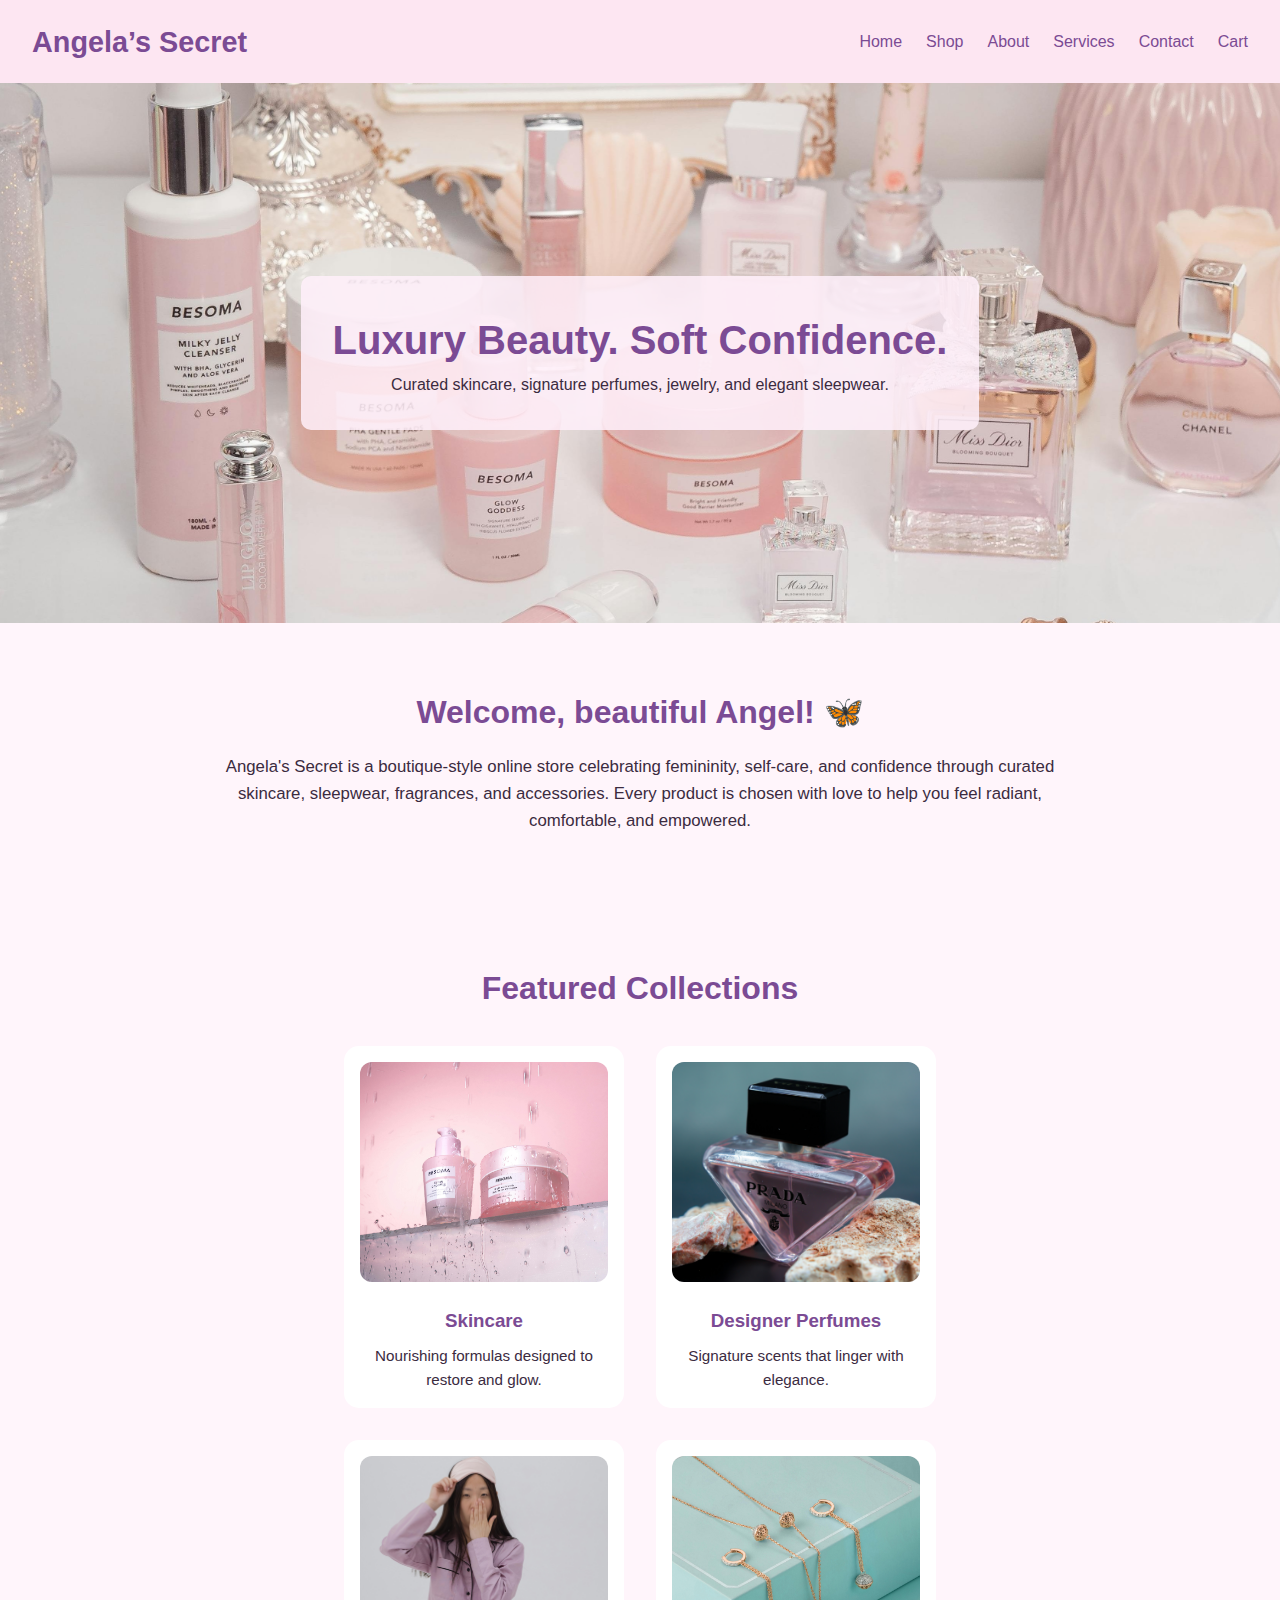
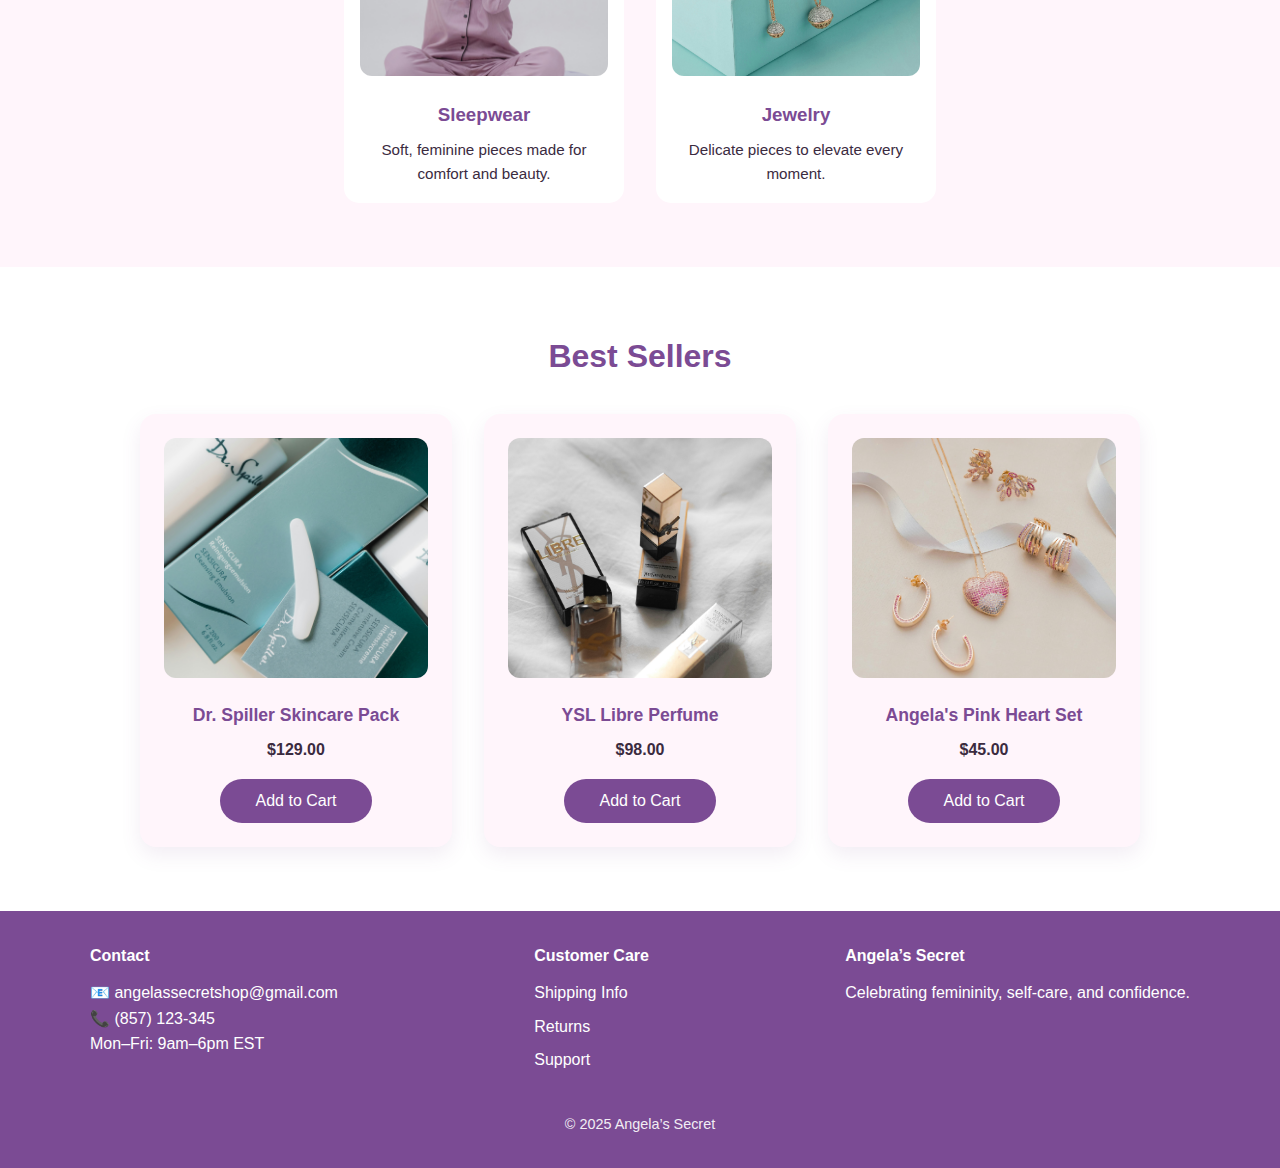
<file: index.html>
<!DOCTYPE html>
<html lang="en">
<head>
  <title>Angela’s Secret | Luxury Beauty & Sleepwear</title>
  <meta charset="utf-8">
  <meta name="viewport" content="width=device-width, initial-scale=1.0">

  <meta name="description" content="Angela’s Secret is a luxury boutique offering skincare, designer perfumes, jewelry, and elegant sleepwear inspired by femininity and self-care.">

  <link rel="stylesheet" href="css/style.css">
</head>
<script>
function addToCart(name, price) {
  let cart = JSON.parse(localStorage.getItem("cart")) || [];

  let item = cart.find(p => p.name === name);

  if (item) {
    item.qty += 1;
  } else {
    cart.push({ name: name, price: price, qty: 1 });
  }

  localStorage.setItem("cart", JSON.stringify(cart));
  alert(name + " added to cart!");
}
</script>

<body>

<header class="site-header">
  <nav class="navbar">
    <h1 class="logo">
      <a href="index.html">Angela’s Secret</a>
    </h1>

    <ul class="nav-links">
      <li><a href="index.html">Home</a></li>
      <li><a href="shop.html">Shop</a></li>
      <li><a href="about.html">About</a></li>
      <li><a href="services.html">Services</a></li>
      <li><a href="contact.html">Contact</a></li>
      <li><a href="cart_checkout.html">Cart</a></li>
    </ul>
  </nav>

  <!-- HERO -->
  <section class="hero">
    <div class="hero-text">
      <h2>Luxury Beauty. Soft Confidence.</h2>
      <p>Curated skincare, signature perfumes, jewelry, and elegant sleepwear.</p>
    </div>
  </section>
</header>

<main>

  <!-- WELCOME SECTION -->
  <section class="welcome-section">
    <h2>Welcome, beautiful Angel! 🦋</h2>
    <p>
      Angela's Secret is a boutique-style online store celebrating femininity,
      self-care, and confidence through curated skincare, sleepwear, fragrances,
      and accessories. Every product is chosen with love to help you feel radiant,
      comfortable, and empowered.
    </p>
  </section>

 <!-- FEATURED COLLECTIONS -->
<section class="featured-section">
  <h2 class="section-title">Featured Collections</h2>

  <div class="featured-row">

    <!-- Skincare -->
    <article class="featured-card">
      <a href="shop.html#skincare">
        <img src="images/skincare/besoma1.jpg" alt="Skincare Essentials">
        <h3>Skincare</h3>
        <p>Nourishing formulas designed to restore and glow.</p>
      </a>
    </article>

    <!-- Perfume -->
    <article class="featured-card">
      <a href="shop.html#perfume">
        <img src="images/perfume/prada1.jpg" alt="Designer Perfumes">
        <h3>Designer Perfumes</h3>
        <p>Signature scents that linger with elegance.</p>
      </a>
    </article>

    <!-- Sleepwear -->
    <article class="featured-card">
      <a href="shop.html#sleepwear">
        <img src="images/sleepwear/pinkpjs1.jpg" alt="Luxury Sleepwear">
        <h3>Sleepwear</h3>
        <p>Soft, feminine pieces made for comfort and beauty.</p>
      </a>
    </article>

    <!-- Jewelry -->
    <article class="featured-card">
      <a href="shop.html#jewelry">
        <img src="images/jewelry/set6.jpg" alt="Luxury Jewelry">
        <h3>Jewelry</h3>
        <p>Delicate pieces to elevate every moment.</p>
      </a>
    </article>

  </div>
</section>

</main>
<!-- BEST SELLERS -->
<section class="best-sellers">
  <h2 class="section-title">Best Sellers</h2>

  <div class="best-sellers-grid">

    <!-- Product 1 -->
    <article class="product-card">
      <img src="images/skincare/drspiller1.1.jpg" alt="Dr. Spiller Skincare Pack">
      <h3>Dr. Spiller Skincare Pack</h3>
      <p class="price">$129.00</p>
      <button class="add-to-cart"
        onclick="addToCart('YSL Libre Perfume', 120)">
        Add to Cart
      </button>
    </article>

    </article>

    <!-- Product 2 -->
    <article class="product-card">
      <img src="images/perfume/ysl1.2.jpg" alt="YSL Libre Perfume">
      <h3>YSL Libre Perfume</h3>
      <p class="price">$98.00</p>
      <button class="add-to-cart"
        onclick="addToCart('YSL Libre Perfume', 120)">
        Add to Cart
      </button>
    </article>

    <!-- Product 3 -->
    <article class="product-card">
      <img src="images/jewelry/set1.jpg" alt="Angela's Pink Heart Set">
      <h3>Angela's Pink Heart Set</h3>
      <p class="price">$45.00</p>
      <button class="add-to-cart"
        onclick="addToCart('YSL Libre Perfume', 120)">
        Add to Cart
      </button>
    </article>

  </div>
</section>

<footer class="site-footer">
  <div class="footer-content">

    <!-- LEFT: CONTACT (CLICKABLE) -->
    <div class="footer-left">
      <h4>
        <a href="contact.html">Contact</a>
      </h4>
      <p>
        📧 <a href="mailto:angelassecretshop@gmail.com">
          angelassecretshop@gmail.com
        </a>
      </p>
      <p>📞 (857) 123-345</p>
      <p>Mon–Fri: 9am–6pm EST</p>
    </div>

    <!-- CENTER: CUSTOMER CARE (CLICKABLE) -->
    <div class="footer-center">
  <h4>
    <a href="services.html">Customer Care</a>
  </h4>
  <ul>
    <li><a href="services.html#shipping">Shipping Info</a></li>
    <li><a href="services.html#returns">Returns</a></li>
    <li><a href="services.html#support">Support</a></li>
  </ul>
</div>

    <!-- RIGHT: BRAND -->
    <div class="footer-right">
      <h4>
        <a href="index.html">Angela’s Secret</a>
      </h4>
      <p>Celebrating femininity, self-care, and confidence.</p>
    </div>

  </div>

  <p class="footer-copy">&copy; 2025 Angela’s Secret</p>
</footer>
</file>
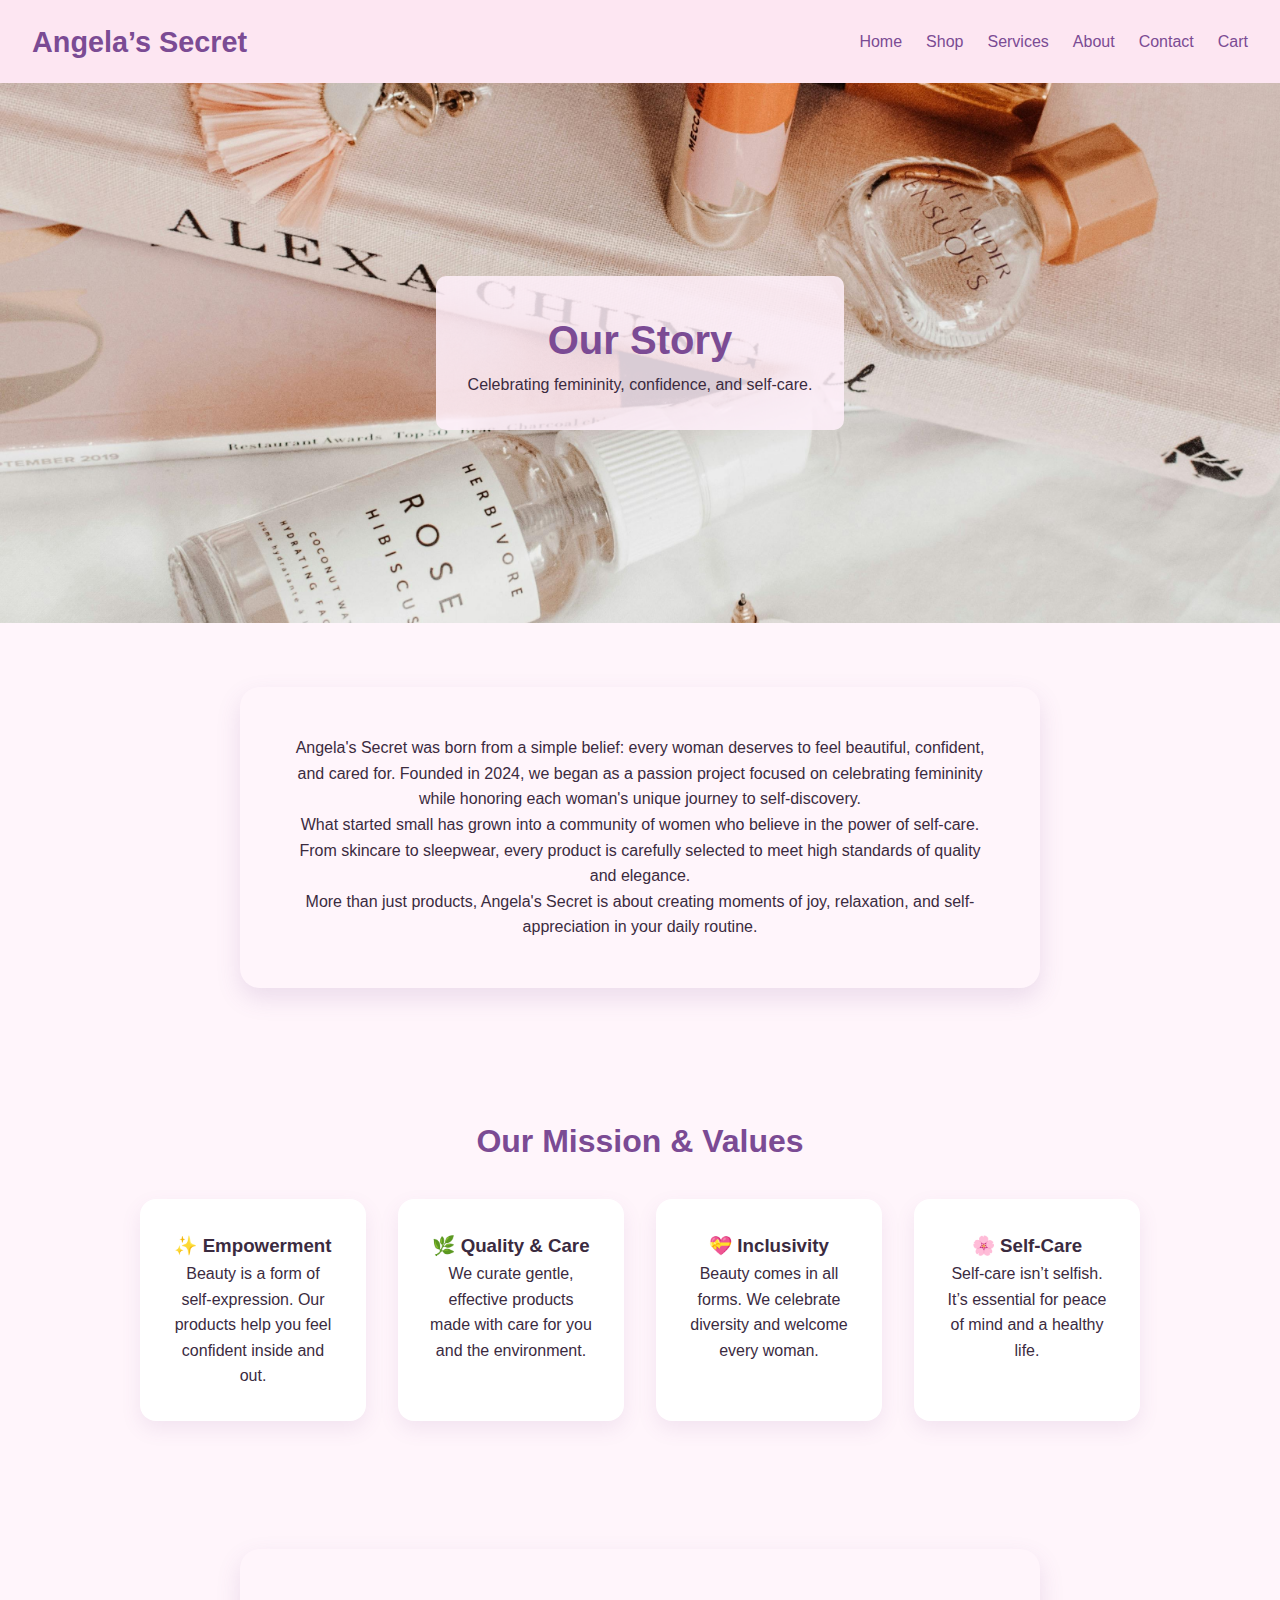
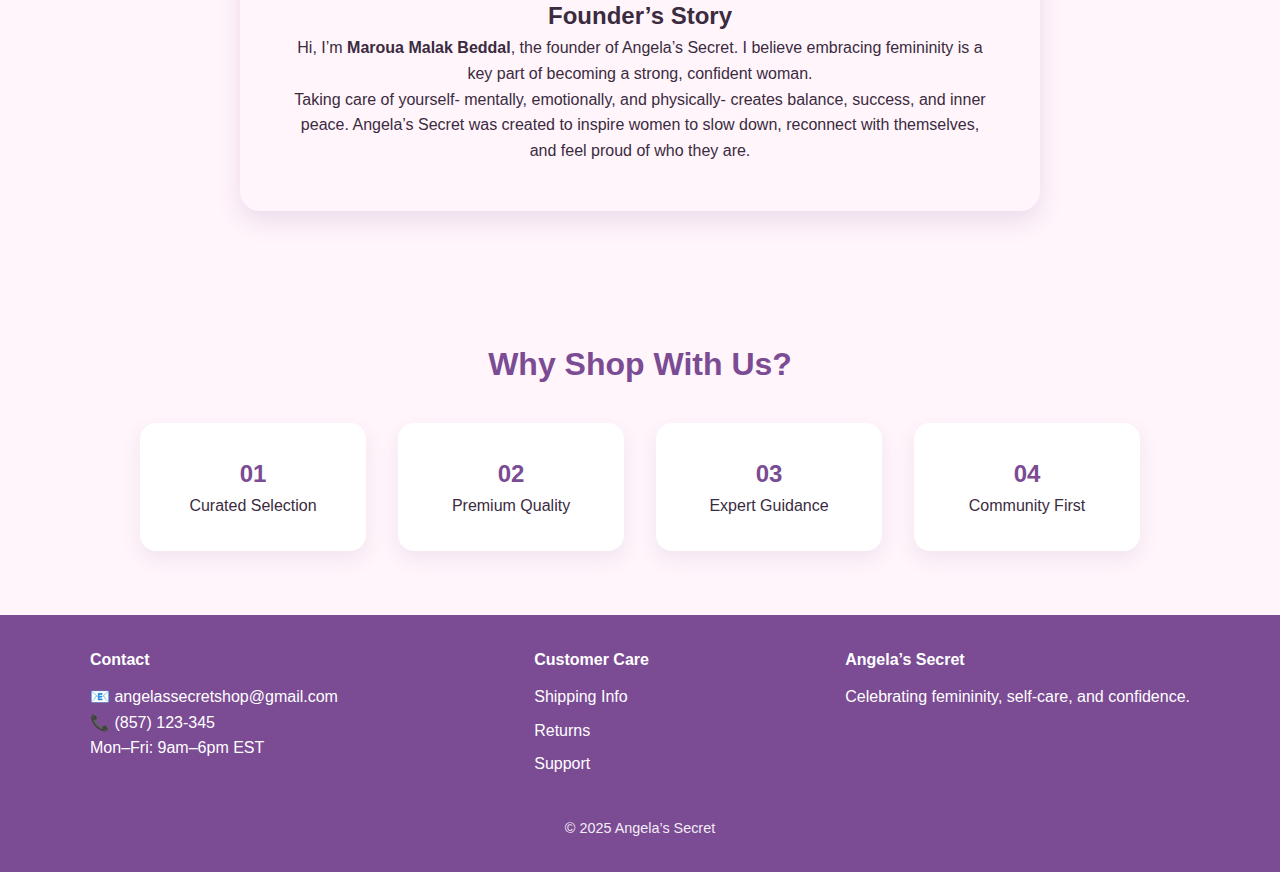
<file: about.html>
<!DOCTYPE html>
<html lang="en">
<head>
  <title>About Us | Angela’s Secret</title>
  <meta charset="utf-8">
  <meta name="viewport" content="width=device-width, initial-scale=1.0">

  <meta name="description" content="Learn about Angela’s Secret, our mission, values, and founder story.">

  <link rel="stylesheet" href="css/style.css">
</head>

<body>

<header class="site-header">
  <nav class="navbar">
    <h1 class="logo"><a href="index.html">Angela’s Secret</a></h1>
    <ul class="nav-links">
      <li><a href="index.html">Home</a></li>
      <li><a href="shop.html">Shop</a></li>
      <li><a href="services.html">Services</a></li>
      <li><a href="about.html">About</a></li>
      <li><a href="contact.html">Contact</a></li>
      <li><a href="cart_checkout.html">Cart</a></li>
    </ul>
  </nav>

  <!-- ABOUT BANNER -->
  <section class="hero" style="background-image: url('images/banner/banner-about.jpg');">
    <div class="hero-text">
      <h2>Our Story</h2>
      <p>Celebrating femininity, confidence, and self-care.</p>
    </div>
  </section>
</header>

<main>

<!-- OUR STORY -->
<section class="about-section">
  <div class="about-card">
    <p>
      Angela's Secret was born from a simple belief: every woman deserves to feel
      beautiful, confident, and cared for. Founded in 2024, we began as a passion
      project focused on celebrating femininity while honoring each woman's unique
      journey to self-discovery.
    </p>

    <p>
      What started small has grown into a community of women who believe in the power
      of self-care. From skincare to sleepwear, every product is carefully selected
      to meet high standards of quality and elegance.
    </p>

    <p>
      More than just products, Angela's Secret is about creating moments of joy,
      relaxation, and self-appreciation in your daily routine.
    </p>
  </div>
</section>

<!-- MISSION & VALUES -->
<section class="about-section">
  <h2 class="section-title">Our Mission & Values</h2>

  <div class="values-grid">

    <div class="value-card">
      <h3>✨ Empowerment</h3>
      <p>Beauty is a form of self-expression. Our products help you feel confident inside and out.</p>
    </div>

    <div class="value-card">
      <h3>🌿 Quality & Care</h3>
      <p>We curate gentle, effective products made with care for you and the environment.</p>
    </div>

    <div class="value-card">
      <h3>💝 Inclusivity</h3>
      <p>Beauty comes in all forms. We celebrate diversity and welcome every woman.</p>
    </div>

    <div class="value-card">
      <h3>🌸 Self-Care</h3>
      <p>Self-care isn’t selfish. It’s essential for peace of mind and a healthy life.</p>
    </div>

  </div>
</section>

<!-- FOUNDER -->
<section class="about-section">
  <div class="about-card">
    <h2>Founder’s Story</h2>
    <p>
      Hi, I’m <strong>Maroua Malak Beddal</strong>, the founder of Angela’s Secret.
      I believe embracing femininity is a key part of becoming a strong, confident woman.
    </p>
    <p>
      Taking care of yourself- mentally, emotionally, and physically- creates balance,
      success, and inner peace. Angela’s Secret was created to inspire women to slow down,
      reconnect with themselves, and feel proud of who they are.
    </p>
  </div>
</section>

<!-- WHY SHOP WITH US -->
<section class="about-section">
  <h2 class="section-title">Why Shop With Us?</h2>

  <div class="why-grid">
    <div class="why-card"><span>01</span> Curated Selection</div>
    <div class="why-card"><span>02</span> Premium Quality</div>
    <div class="why-card"><span>03</span> Expert Guidance</div>
    <div class="why-card"><span>04</span> Community First</div>
  </div>
</section>

</main>

<footer class="site-footer">
  <div class="footer-content">

    <!-- LEFT: CONTACT (CLICKABLE) -->
    <div class="footer-left">
      <h4>
        <a href="contact.html">Contact</a>
      </h4>
      <p>
        📧 <a href="mailto:angelassecretshop@gmail.com">
          angelassecretshop@gmail.com
        </a>
      </p>
      <p>📞 (857) 123-345</p>
      <p>Mon–Fri: 9am–6pm EST</p>
    </div>

    <!-- CENTER: CUSTOMER CARE (CLICKABLE) -->
    <div class="footer-center">
  <h4>
    <a href="services.html">Customer Care</a>
  </h4>
  <ul>
    <li><a href="services.html#shipping">Shipping Info</a></li>
    <li><a href="services.html#returns">Returns</a></li>
    <li><a href="services.html#support">Support</a></li>
  </ul>
</div>

    <!-- RIGHT: BRAND -->
    <div class="footer-right">
      <h4>
        <a href="index.html">Angela’s Secret</a>
      </h4>
      <p>Celebrating femininity, self-care, and confidence.</p>
    </div>

  </div>

  <p class="footer-copy">&copy; 2025 Angela’s Secret</p>
</footer>

</body>
</html>
</file>
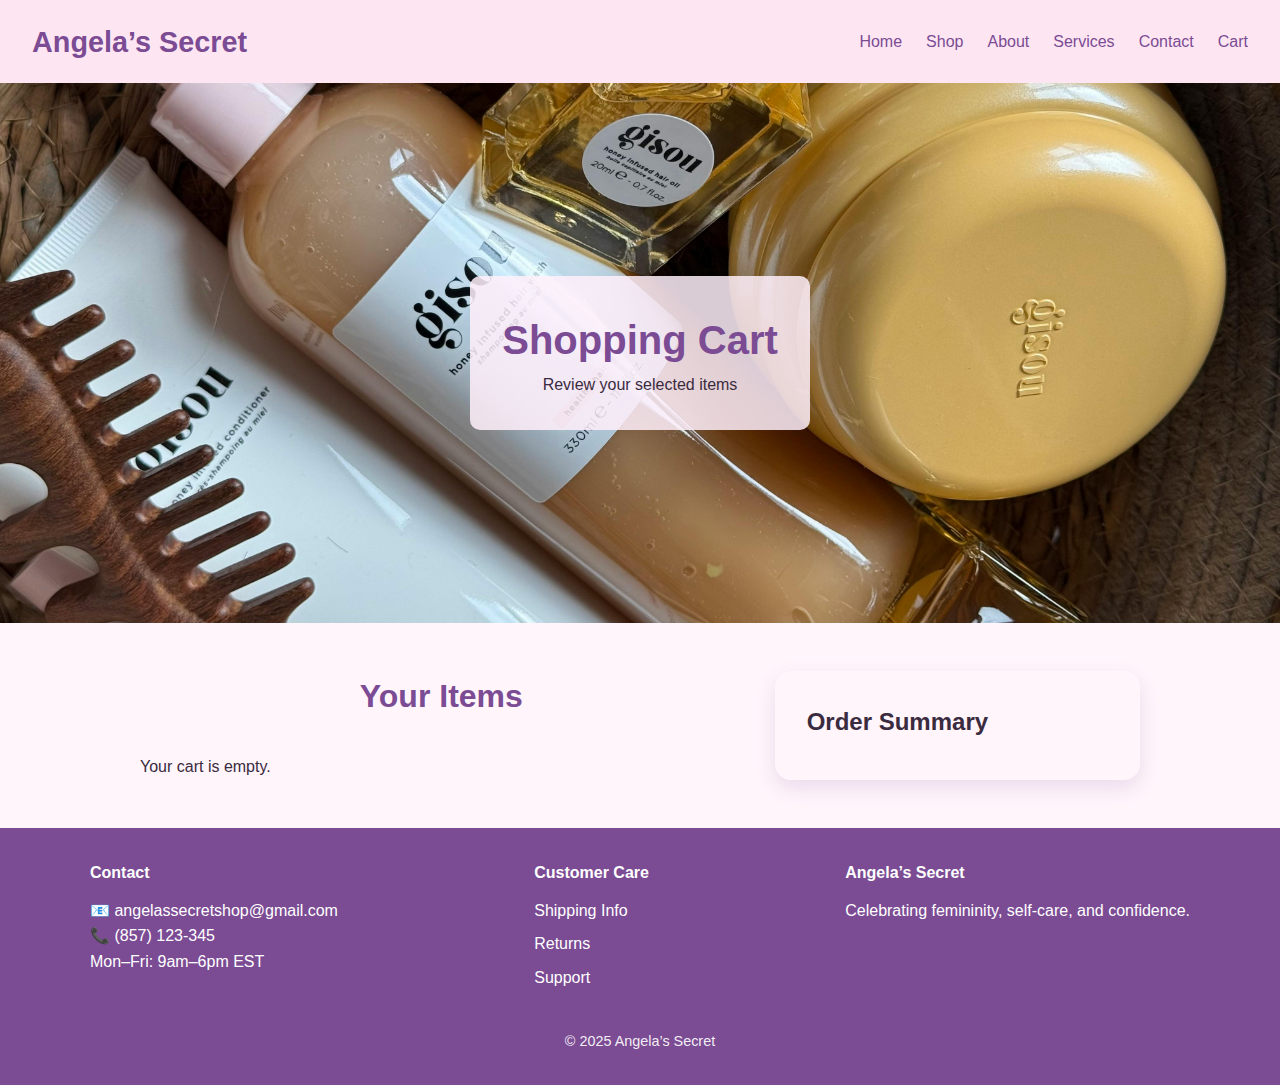
<file: cart_checkout.html>
<!DOCTYPE html>
<html lang="en">
<head>
  <title>Cart | Angela’s Secret</title>
  <meta charset="utf-8">
  <meta name="viewport" content="width=device-width, initial-scale=1.0">

  <link rel="stylesheet" href="css/style.css">
</head>

<body>

<!-- ================= HEADER ================= -->
<header class="site-header">
  <nav class="navbar">
    <h1 class="logo"><a href="index.html">Angela’s Secret</a></h1>
    <ul class="nav-links">
      <li><a href="index.html">Home</a></li>
      <li><a href="shop.html">Shop</a></li>
      <li><a href="about.html">About</a></li>
      <li><a href="services.html">Services</a></li>
      <li><a href="contact.html">Contact</a></li>
      <li><a href="cart_checkout.html">Cart</a></li>
    </ul>
  </nav>

  <section class="hero" style="background-image: url('images/banner/banner-cart.jpg');">
    <div class="hero-text">
      <h2>Shopping Cart</h2>
      <p>Review your selected items</p>
    </div>
  </section>
</header>

<!-- ================= MAIN ================= -->
<main class="shop-section">

  <div class="cart-layout">

    <!-- CART ITEMS -->
    <section class="cart-items">
      <h2 class="section-title">Your Items</h2>
      <div id="cart-list"></div>
    </section>

    <!-- ORDER SUMMARY -->
    <aside class="order-summary">
      <h2>Order Summary</h2>
      <p id="cart-total"></p>
    </aside>

  </div>

</main>

<!-- ================= FOOTER ================= -->

<footer class="site-footer">
  <div class="footer-content">

    <!-- LEFT: CONTACT (CLICKABLE) -->
    <div class="footer-left">
      <h4>
        <a href="contact.html">Contact</a>
      </h4>
      <p>
        📧 <a href="mailto:angelassecretshop@gmail.com">
          angelassecretshop@gmail.com
        </a>
      </p>
      <p>📞 (857) 123-345</p>
      <p>Mon–Fri: 9am–6pm EST</p>
    </div>

    <!-- CENTER: CUSTOMER CARE (CLICKABLE) -->
    <div class="footer-center">
  <h4>
    <a href="services.html">Customer Care</a>
  </h4>
  <ul>
    <li><a href="services.html#shipping">Shipping Info</a></li>
    <li><a href="services.html#returns">Returns</a></li>
    <li><a href="services.html#support">Support</a></li>
  </ul>
</div>

    <!-- RIGHT: BRAND -->
    <div class="footer-right">
      <h4>
        <a href="index.html">Angela’s Secret</a>
      </h4>
      <p>Celebrating femininity, self-care, and confidence.</p>
    </div>

  </div>

  <p class="footer-copy">&copy; 2025 Angela’s Secret</p>
</footer>
<script>
let cart = JSON.parse(localStorage.getItem("cart")) || [];
const cartList = document.getElementById("cart-list");
const cartTotal = document.getElementById("cart-total");

function renderCart() {
  cartList.innerHTML = "";
  let total = 0;

  if (cart.length === 0) {
    cartList.innerHTML = "<p>Your cart is empty.</p>";
    cartTotal.textContent = "";
    return;
  }

  cart.forEach((item, index) => {
    total += item.price * item.qty;

    cartList.innerHTML += `
      <div class="cart-item">
        <p><strong>${item.name}</strong></p>
        <p>Price: $${item.price.toFixed(2)}</p>
        <p>Qty: ${item.qty}</p>
        <button class="add-to-cart" onclick="removeItem(${index})">
          Remove
        </button>
      </div>
    `;
  });

  cartTotal.innerHTML = `<strong>Total: $${total.toFixed(2)}</strong>`;
}

function removeItem(index) {
  cart.splice(index, 1);
  localStorage.setItem("cart", JSON.stringify(cart));
  renderCart();
}

// Initial render
renderCart();
</script>
</body>
</html>
</file>
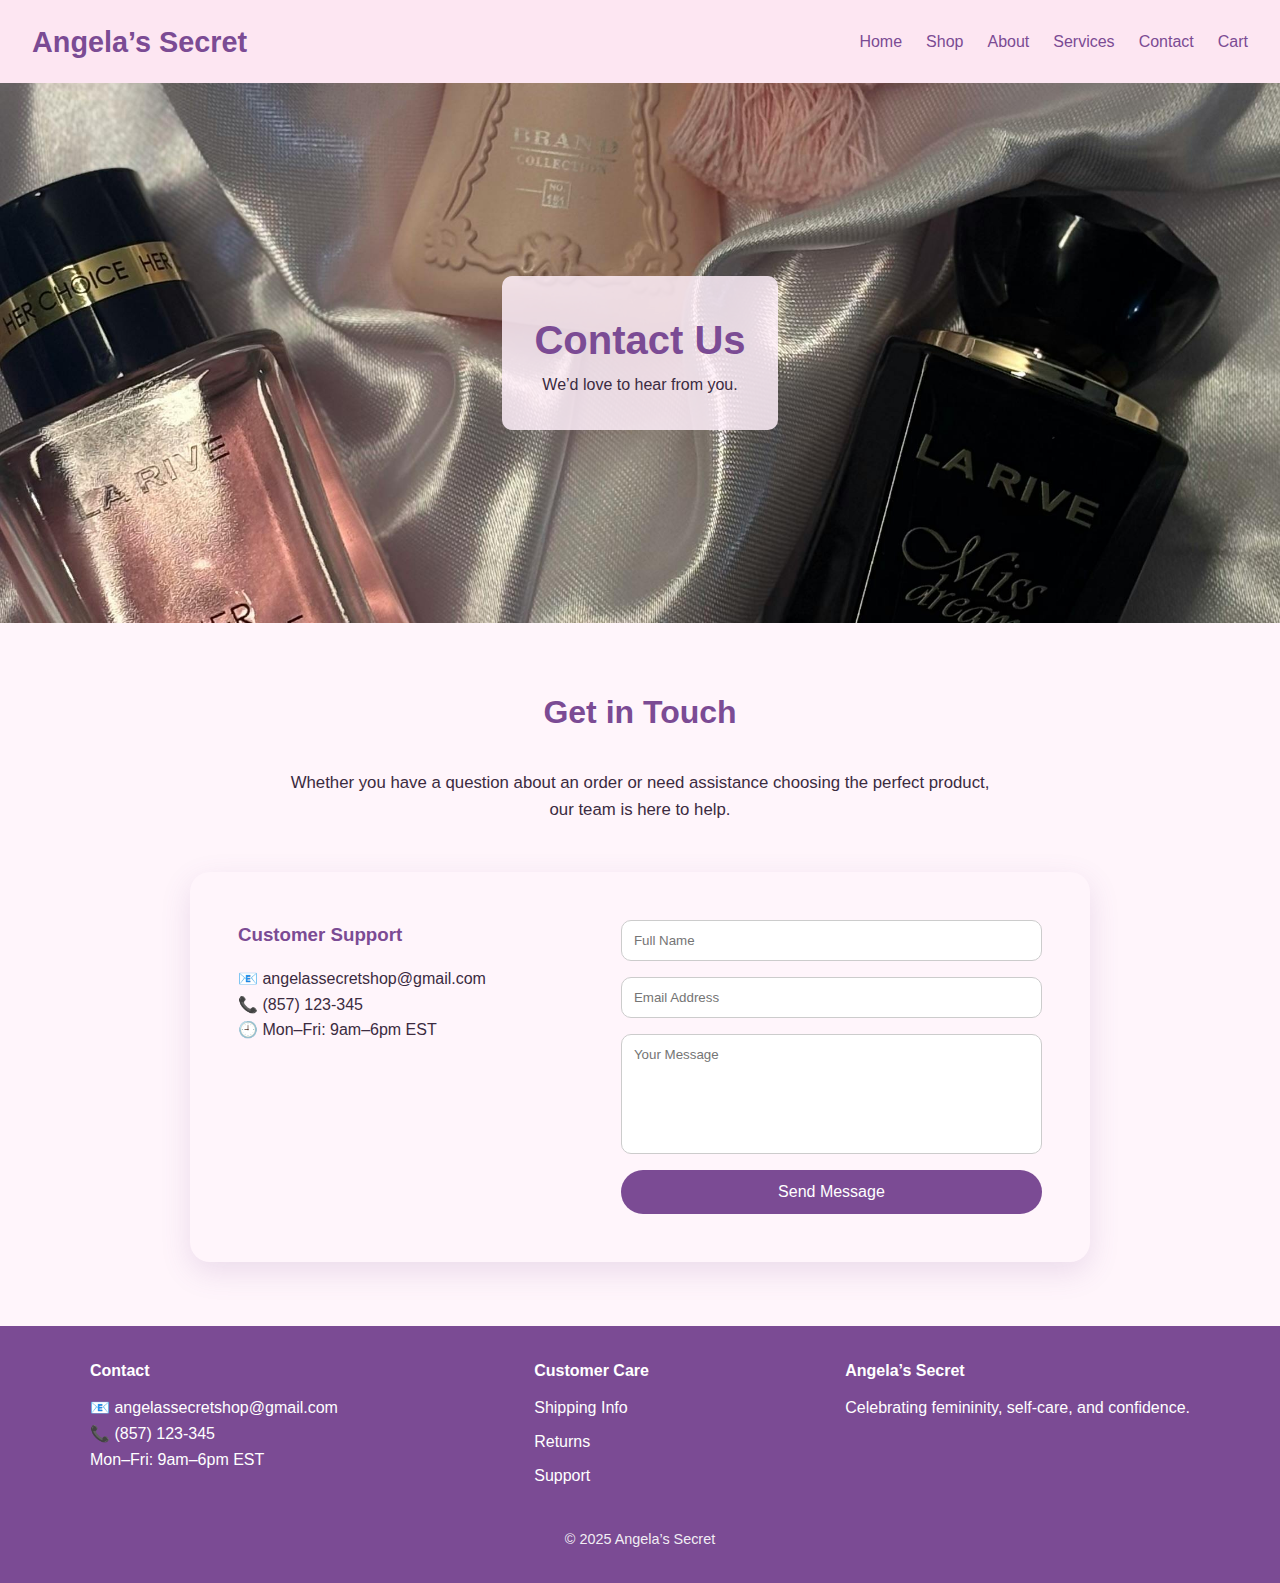
<file: contact.html>
<!DOCTYPE html>
<html lang="en">
<head>
  <title>Contact Us | Angela’s Secret</title>
  <meta charset="utf-8">
  <meta name="viewport" content="width=device-width, initial-scale=1.0">

  <meta name="description" content="Contact Angela’s Secret for questions, support, or assistance with your order.">

  <link rel="stylesheet" href="css/style.css">
</head>

<body>

<!-- ================= HEADER / NAV ================= -->
<header class="site-header">
  <nav class="navbar">
    <h1 class="logo">
      <a href="index.html">Angela’s Secret</a>
    </h1>

    <ul class="nav-links">
      <li><a href="index.html">Home</a></li>
      <li><a href="shop.html">Shop</a></li>
      <li><a href="about.html">About</a></li>
      <li><a href="services.html">Services</a></li>
      <li><a href="contact.html">Contact</a></li>
      <li><a href="cart_checkout.html">Cart</a></li>
    </ul>
  </nav>

  <!-- CONTACT BANNER -->
  <section class="hero contact-hero">
    <div class="hero-text">
      <h2>Contact Us</h2>
      <p>We’d love to hear from you.</p>
    </div>
  </section>
</header>

<!-- ================= MAIN CONTENT ================= -->
<main>

  <section class="contact-section">
    <h2 class="section-title">Get in Touch</h2>

    <p class="contact-intro">
      Whether you have a question about an order or need assistance choosing the
      perfect product, our team is here to help.
    </p>

    <!-- CONTACT CARD -->
    <div class="contact-card">

      <!-- INFO -->
      <div class="contact-info">
        <h3>Customer Support</h3>
        <p>📧 angelassecretshop@gmail.com</p>
        <p>📞 (857) 123-345</p>
        <p>🕘 Mon–Fri: 9am–6pm EST</p>
      </div>

      <!-- FORM -->
      <form class="contact-form">

        <input type="text" name="name" placeholder="Full Name" required minlength="2">

        <input type="email" name="email" placeholder="Email Address" required>

        <textarea name="message" placeholder="Your Message" required></textarea>

        <button type="submit" class="add-to-cart">Send Message</button>

      </form>

    </div>
  </section>

</main>

<!-- ================= FOOTER ================= -->
<footer class="site-footer">
  <div class="footer-content">

    <div class="footer-left">
      <h4><a href="contact.html">Contact</a></h4>
      <p>📧 <a href="mailto:angelassecretshop@gmail.com">
        angelassecretshop@gmail.com
      </a></p>
      <p>📞 (857) 123-345</p>
      <p>Mon–Fri: 9am–6pm EST</p>
    </div>

    <div class="footer-center">
      <h4><a href="services.html">Customer Care</a></h4>
      <ul>
        <li><a href="services.html#shipping">Shipping Info</a></li>
        <li><a href="services.html#returns">Returns</a></li>
        <li><a href="services.html#support">Support</a></li>
      </ul>
    </div>

    <div class="footer-right">
      <h4><a href="index.html">Angela’s Secret</a></h4>
      <p>Celebrating femininity, self-care, and confidence.</p>
    </div>

  </div>

  <p class="footer-copy">&copy; 2025 Angela’s Secret</p>
</footer>

</body>
</html>
</file>
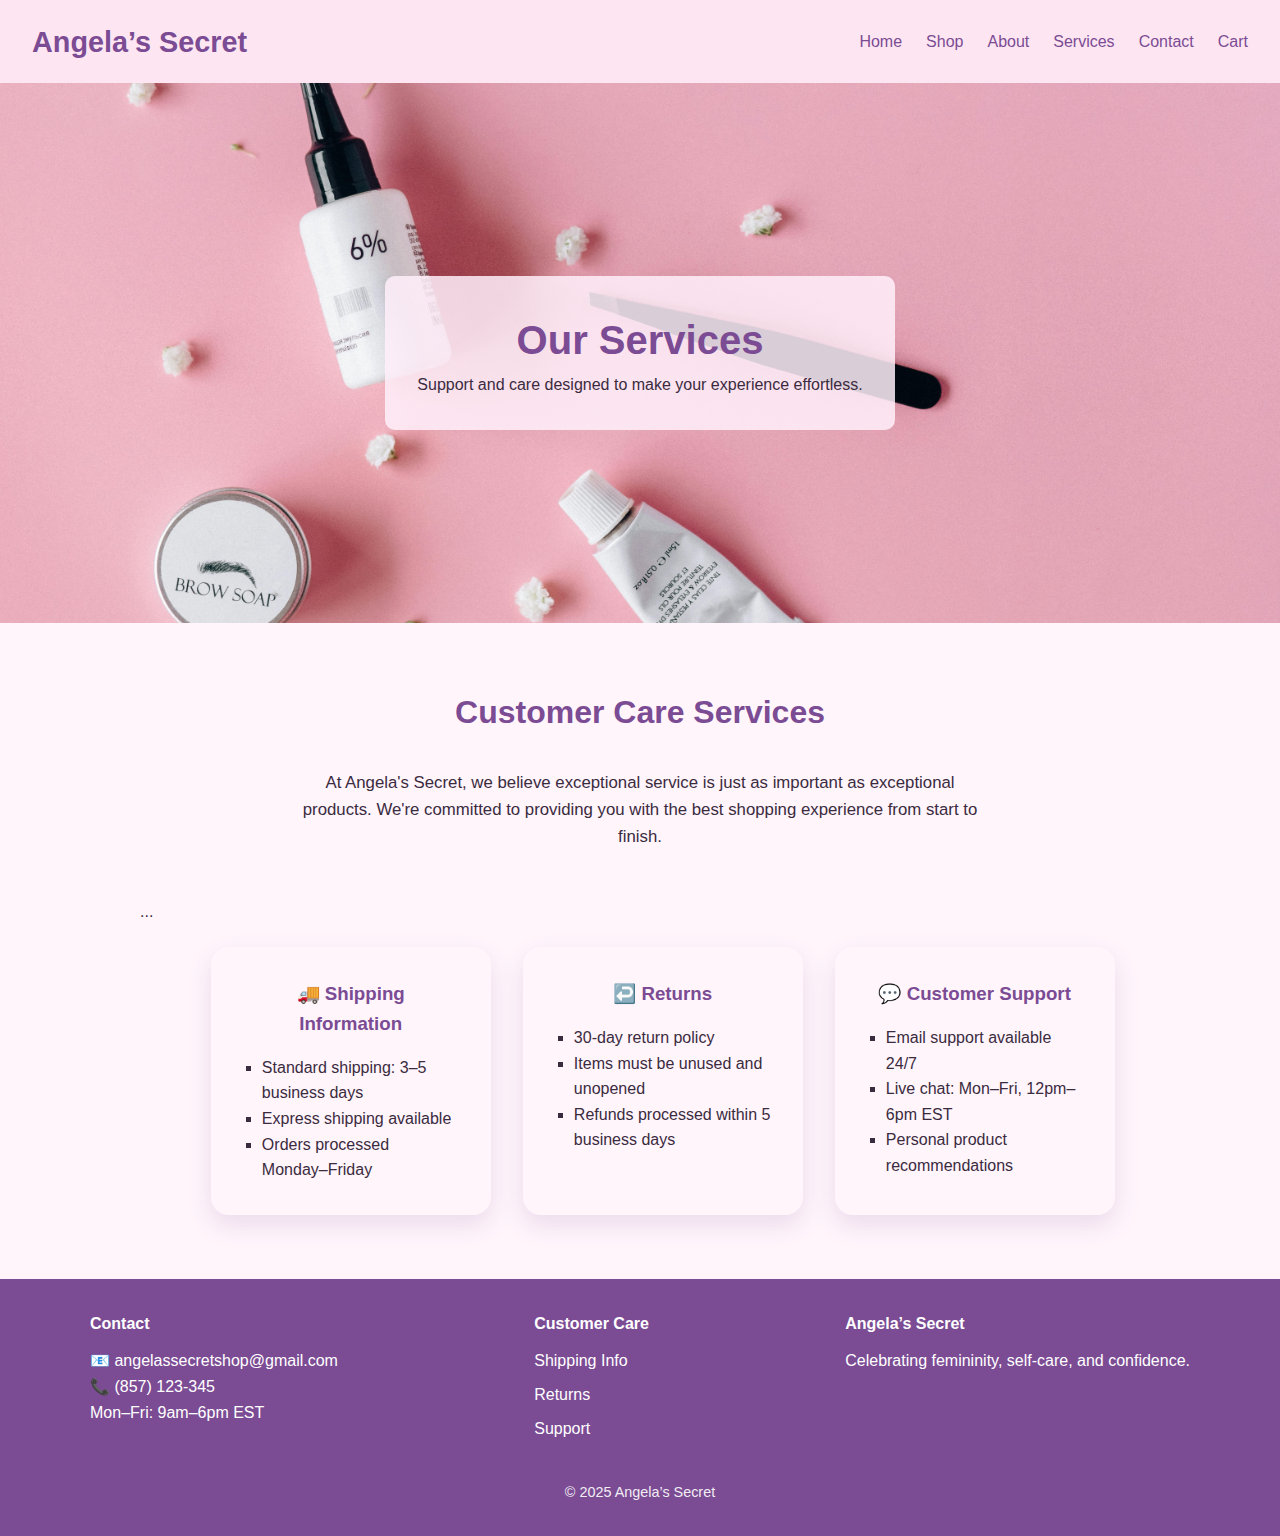
<file: services.html>
<!DOCTYPE html>
<html lang="en">
<head>
  <title>Services | Angela’s Secret</title>
  <meta charset="utf-8">
  <meta name="viewport" content="width=device-width, initial-scale=1.0">

  <meta name="description" content="Customer services including shipping, returns, and support at Angela’s Secret.">

  <link rel="stylesheet" href="css/style.css">
</head>

<body>

<!-- ================= HEADER / NAV ================= -->
<header class="site-header">
  <nav class="navbar">
    <h1 class="logo">
      <a href="index.html">Angela’s Secret</a>
    </h1>

    <ul class="nav-links">
      <li><a href="index.html">Home</a></li>
      <li><a href="shop.html">Shop</a></li>
      <li><a href="about.html">About</a></li>
      <li><a href="services.html">Services</a></li>
      <li><a href="contact.html">Contact</a></li>
      <li><a href="cart_checkout.html">Cart</a></li>
    </ul>
  </nav>

  <!-- SERVICES BANNER (THIS PAGE ONLY) -->
  <section class="hero services-hero">
    <div class="hero-text">
      <h2>Our Services</h2>
      <p>Support and care designed to make your experience effortless.</p>
    </div>
  </section>
</header>

<!-- ================= MAIN CONTENT ================= -->
<main>

  <section class="services-section">
  <h2 class="section-title">Customer Care Services</h2>

  <p class="services-intro">
    At Angela's Secret, we believe exceptional service is just as important as exceptional products.
    We're committed to providing you with the best shopping experience from start to finish.
  </p>

  <ol class="services-cards">
    ...


    <!-- ORDERED LIST (RUBRIC SAFE) -->
    <ol class="services-cards">

      <li class="service-card" id="shipping">
        <h3>🚚 Shipping Information</h3>
        <ul>
          <li>Standard shipping: 3–5 business days</li>
          <li>Express shipping available</li>
          <li>Orders processed Monday–Friday</li>
        </ul>
      </li>

      <li class="service-card" id="returns">
        <h3>↩️ Returns</h3>
        <ul>
          <li>30-day return policy</li>
          <li>Items must be unused and unopened</li>
          <li>Refunds processed within 5 business days</li>
        </ul>
      </li>

      <li class="service-card" id="support">
        <h3>💬 Customer Support</h3>
        <ul>
          <li>Email support available 24/7</li>
          <li>Live chat: Mon–Fri, 12pm–6pm EST</li>
          <li>Personal product recommendations</li>
        </ul>
      </li>

    </ol>
  </section>

</main>

<!-- ================= FOOTER ================= -->
<footer class="site-footer">
  <div class="footer-content">

    <!-- LEFT: CONTACT -->
    <div class="footer-left">
      <h4>
        <a href="contact.html">Contact</a>
      </h4>
      <p>
        📧 <a href="mailto:angelassecretshop@gmail.com">
          angelassecretshop@gmail.com
        </a>
      </p>
      <p>📞 (857) 123-345</p>
      <p>Mon–Fri: 9am–6pm EST</p>
    </div>

    <!-- CENTER: CUSTOMER CARE -->
    <div class="footer-center">
      <h4>
        <a href="services.html">Customer Care</a>
      </h4>
      <ul>
        <li><a href="services.html#shipping">Shipping Info</a></li>
        <li><a href="services.html#returns">Returns</a></li>
        <li><a href="services.html#support">Support</a></li>
      </ul>
    </div>

    <!-- RIGHT: BRAND -->
    <div class="footer-right">
      <h4>
        <a href="index.html">Angela’s Secret</a>
      </h4>
      <p>Celebrating femininity, self-care, and confidence.</p>
    </div>

  </div>

  <p class="footer-copy">&copy; 2025 Angela’s Secret</p>
</footer>

</body>
</html>
</file>
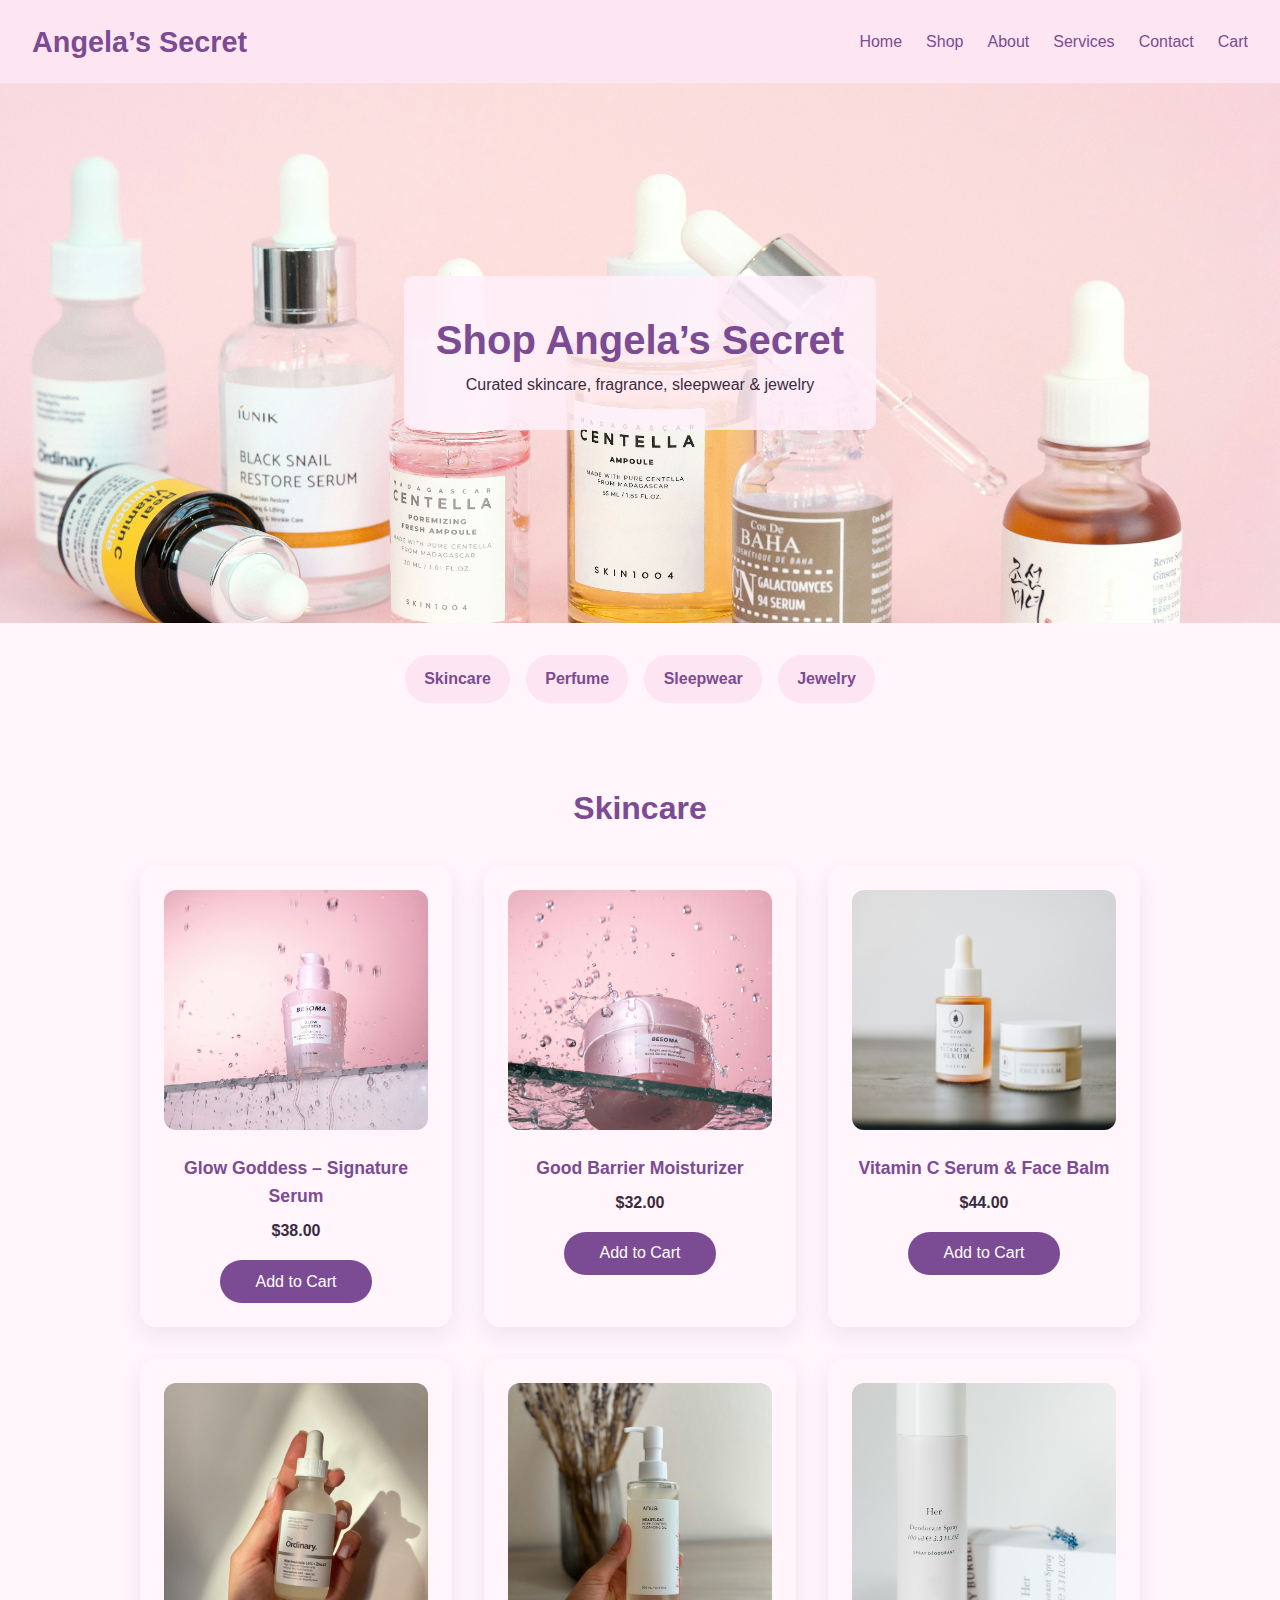
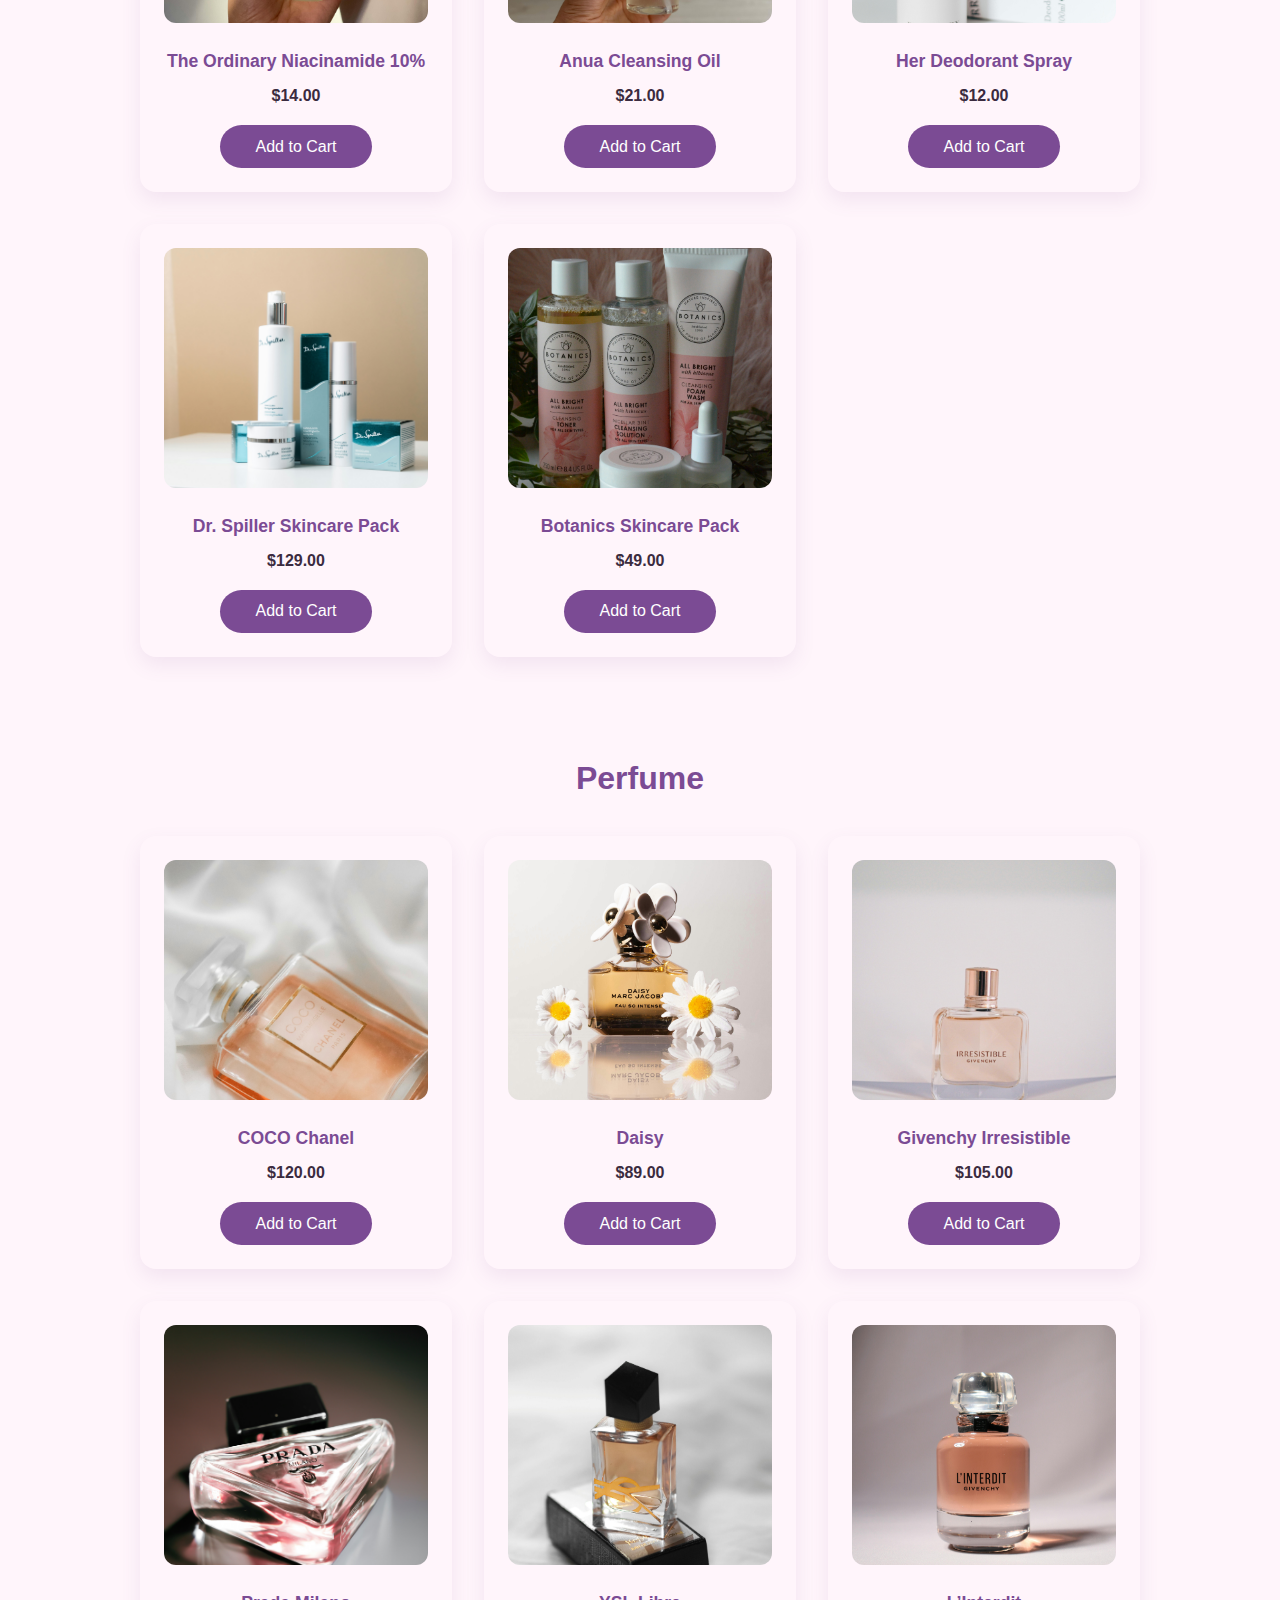
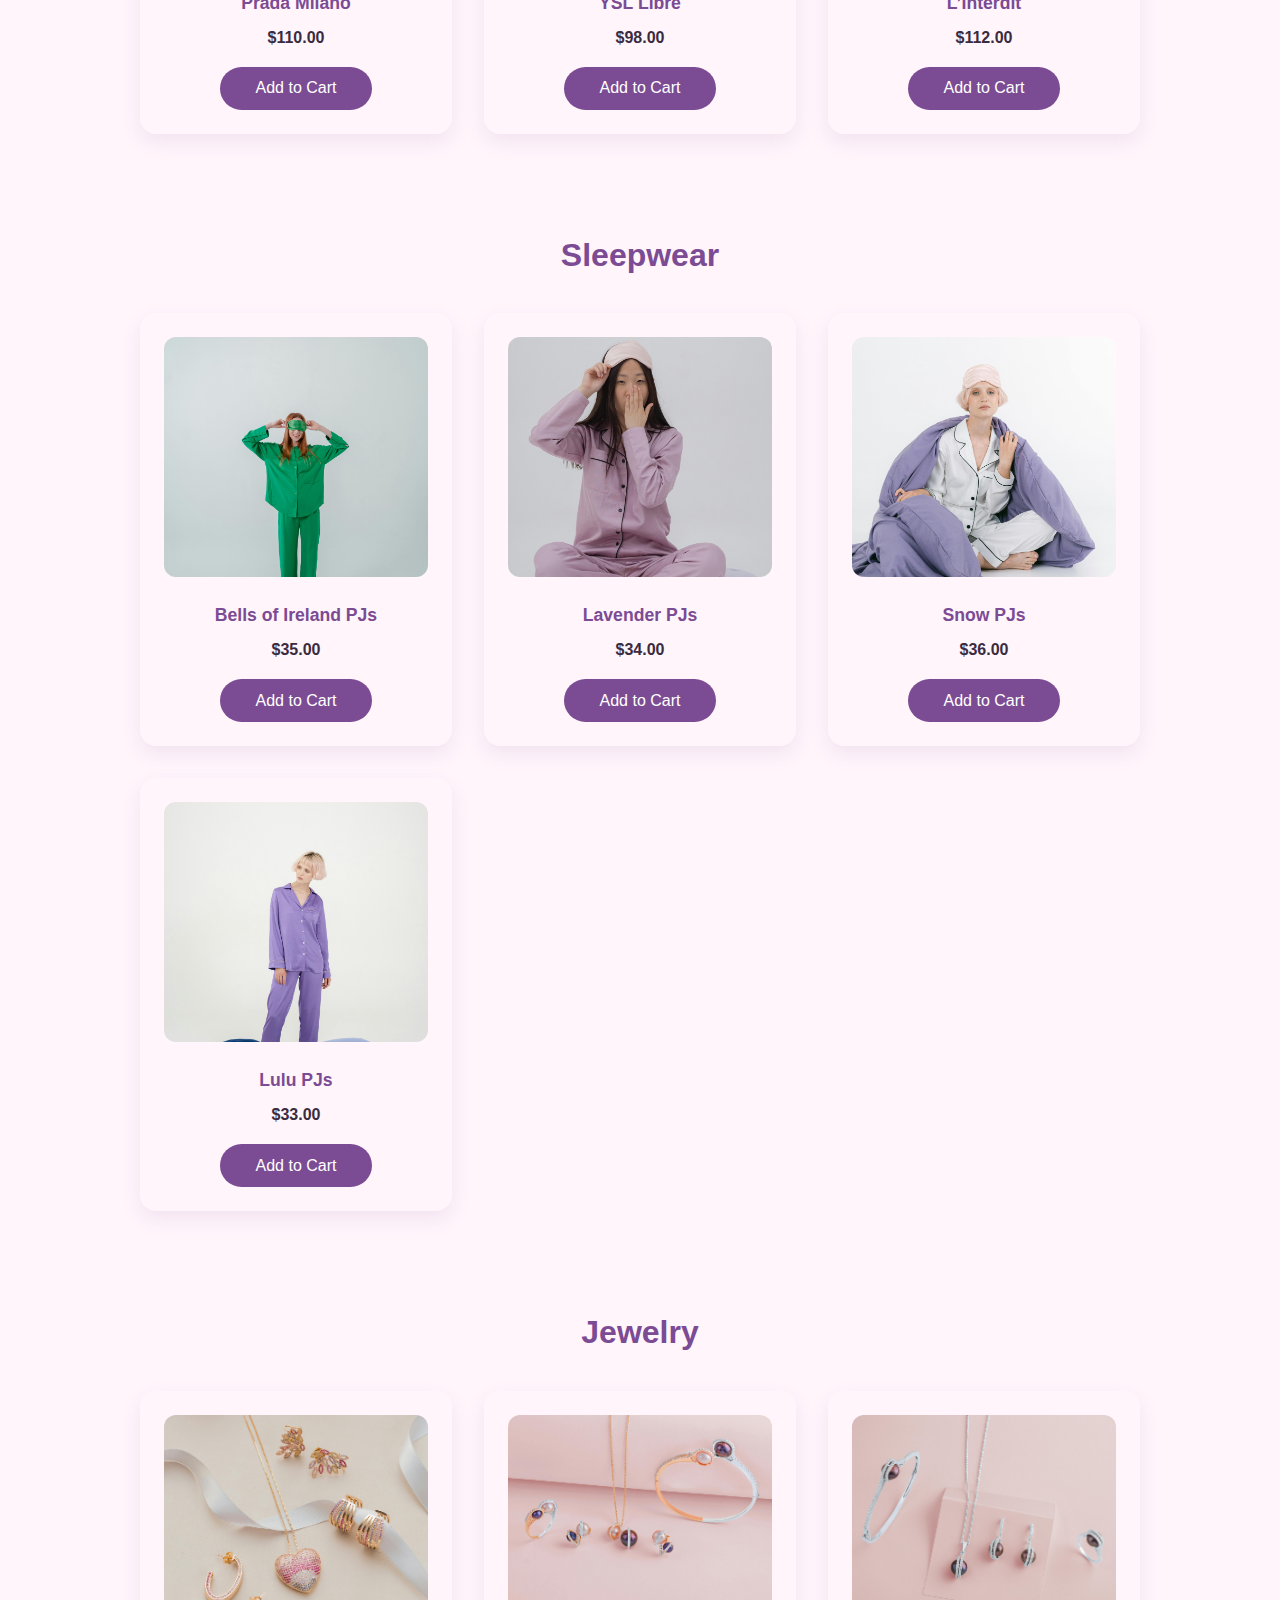
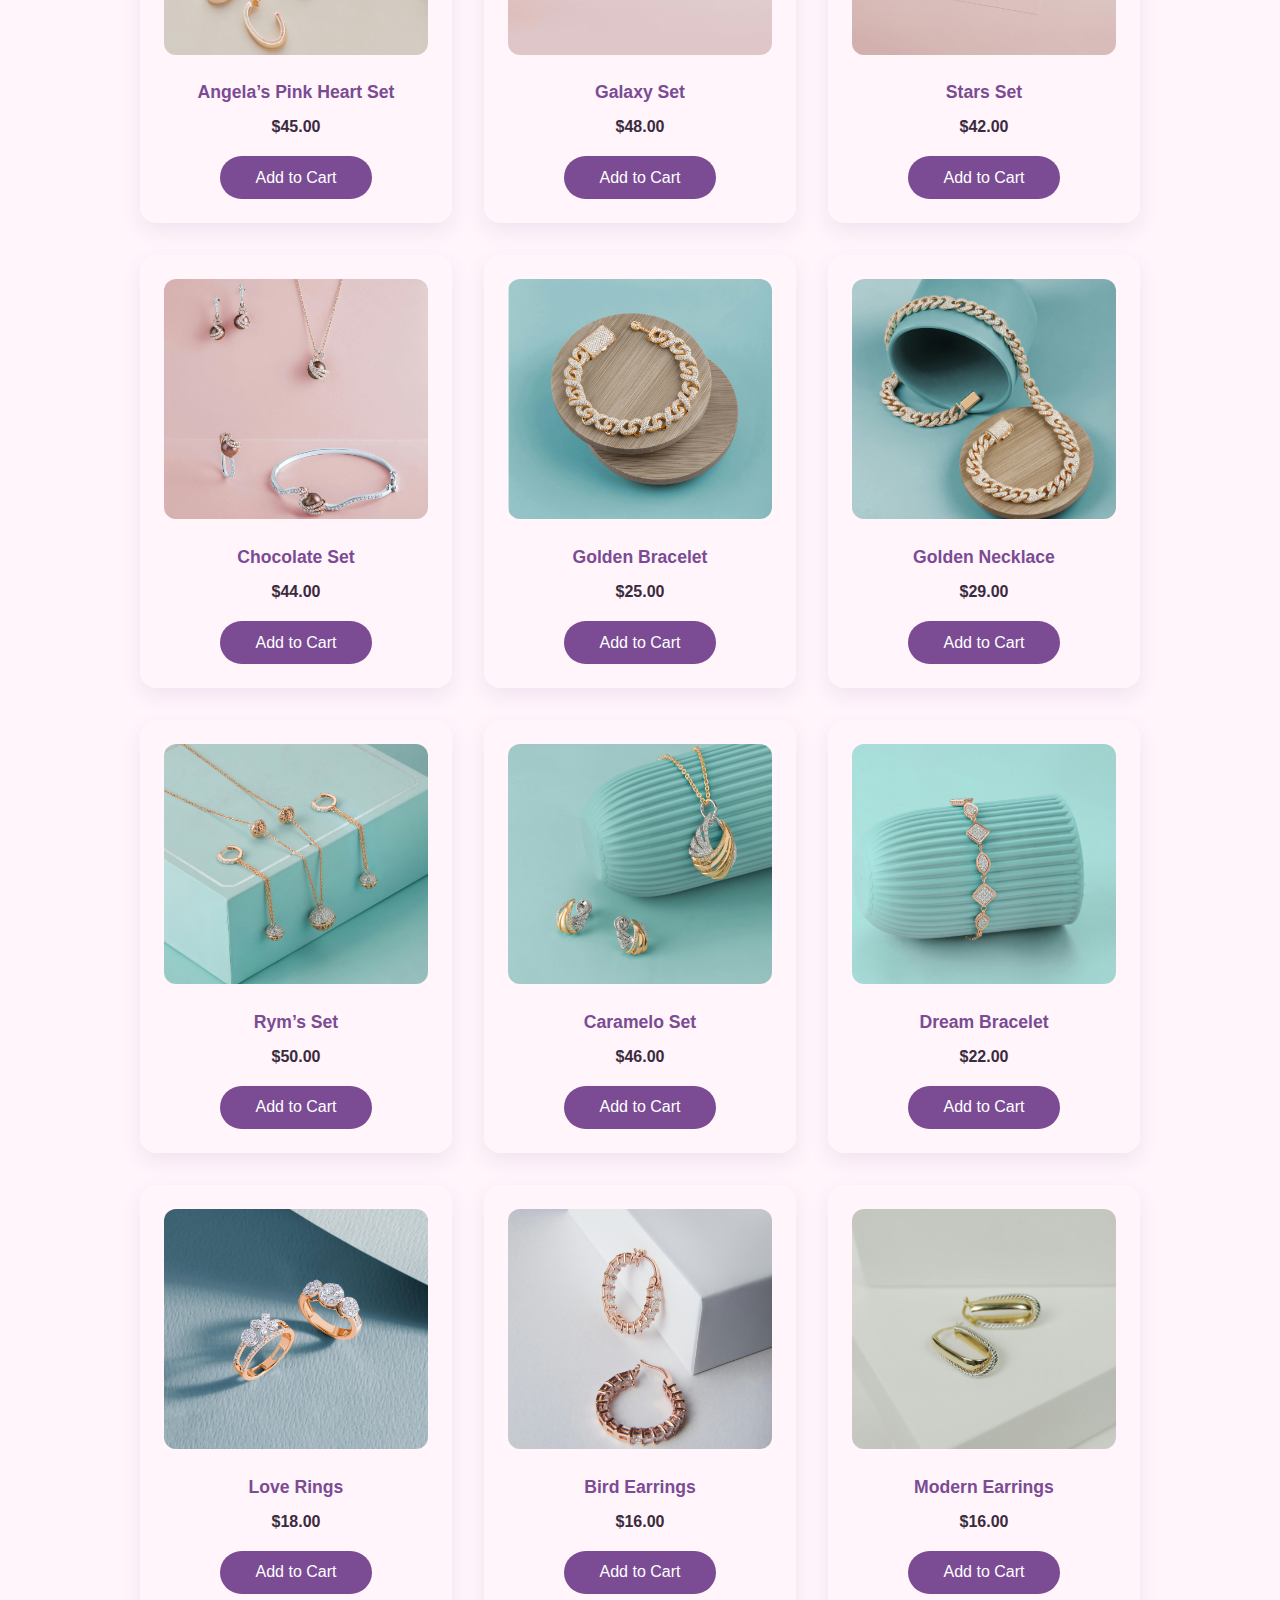
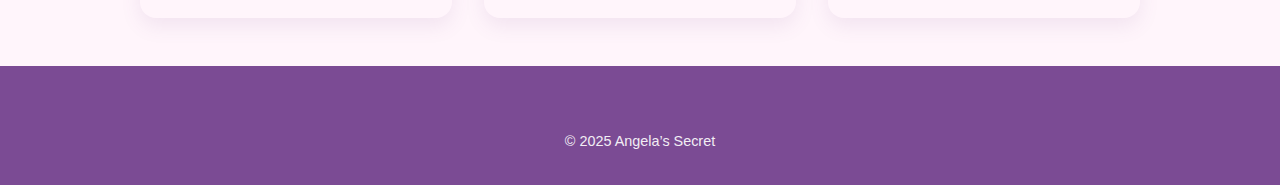
<file: shop.html>
<!DOCTYPE html>
<html lang="en">
<head>
  <title>Shop | Angela’s Secret</title>
  <meta charset="utf-8">
  <meta name="viewport" content="width=device-width, initial-scale=1.0">
  <meta name="description" content="Shop luxury skincare, perfumes, sleepwear, and jewelry at Angela’s Secret.">
  <link rel="stylesheet" href="css/style.css">
</head>

<body>

<header class="site-header">
  <nav class="navbar">
    <h1 class="logo"><a href="index.html">Angela’s Secret</a></h1>
    <ul class="nav-links">
      <li><a href="index.html">Home</a></li>
      <li><a href="shop.html">Shop</a></li>
      <li><a href="about.html">About</a></li>
      <li><a href="services.html">Services</a></li>
      <li><a href="contact.html">Contact</a></li>
      <li><a href="cart_checkout.html">Cart</a></li>
    </ul>
  </nav>

  <section class="hero shop-hero">
    <div class="hero-text">
      <h2>Shop Angela’s Secret</h2>
      <p>Curated skincare, fragrance, sleepwear & jewelry</p>
    </div>
  </section>
</header>

<main>

<section class="shop-categories">
  <div class="category-links">
    <a href="#skincare">Skincare</a>
    <a href="#perfume">Perfume</a>
    <a href="#sleepwear">Sleepwear</a>
    <a href="#jewelry">Jewelry</a>
  </div>
</section>

<!-- ================= SKINCARE ================= -->
<section id="skincare" class="shop-section">
<h2 class="section-title">Skincare</h2>
<div class="best-sellers-grid">

<article class="product-card">
<img src="images/skincare/besoma1.1.jpg" alt="">
<h3>Glow Goddess – Signature Serum</h3>
<p class="price">$38.00</p>
<button class="add-to-cart" onclick="addToCart('Glow Goddess Serum',38)">Add to Cart</button>
</article>

<article class="product-card">
<img src="images/skincare/besoma1.2.jpg" alt="">
<h3>Good Barrier Moisturizer</h3>
<p class="price">$32.00</p>
<button class="add-to-cart" onclick="addToCart('Good Barrier Moisturizer',32)">Add to Cart</button>
</article>

<article class="product-card">
<img src="images/skincare/serum1.jpg" alt="">
<h3>Vitamin C Serum & Face Balm</h3>
<p class="price">$44.00</p>
<button class="add-to-cart" onclick="addToCart('Vitamin C Serum',44)">Add to Cart</button>
</article>

<article class="product-card">
<img src="images/skincare/ordinary.jpg" alt="">
<h3>The Ordinary Niacinamide 10%</h3>
<p class="price">$14.00</p>
<button class="add-to-cart" onclick="addToCart('Niacinamide Serum',14)">Add to Cart</button>
</article>

<article class="product-card">
<img src="images/skincare/cleansingoil.jpg" alt="">
<h3>Anua Cleansing Oil</h3>
<p class="price">$21.00</p>
<button class="add-to-cart" onclick="addToCart('Anua Cleansing Oil',21)">Add to Cart</button>
</article>

<article class="product-card">
<img src="images/skincare/deodorant.jpg" alt="">
<h3>Her Deodorant Spray</h3>
<p class="price">$12.00</p>
<button class="add-to-cart" onclick="addToCart('Her Deodorant Spray',12)">Add to Cart</button>
</article>

<article class="product-card">
<img src="images/skincare/drspiller1.jpg" alt="">
<h3>Dr. Spiller Skincare Pack</h3>
<p class="price">$129.00</p>
<button class="add-to-cart" onclick="addToCart('Dr. Spiller Skincare Pack',129)">Add to Cart</button>
</article>

<article class="product-card">
<img src="images/skincare/botanics1.1.jpg" alt="">
<h3>Botanics Skincare Pack</h3>
<p class="price">$49.00</p>
<button class="add-to-cart" onclick="addToCart('Botanics Skincare Pack',49)">Add to Cart</button>
</article>

</div>
</section>

<!-- ================= PERFUME ================= -->
<section id="perfume" class="shop-section">
<h2 class="section-title">Perfume</h2>
<div class="best-sellers-grid">

<article class="product-card">
<img src="images/perfume/cocochanel1.1.jpg" alt="">
<h3>COCO Chanel</h3>
<p class="price">$120.00</p>
<button class="add-to-cart" onclick="addToCart('COCO Chanel',120)">Add to Cart</button>
</article>

<article class="product-card">
<img src="images/perfume/daisy1.1.jpg" alt="">
<h3>Daisy</h3>
<p class="price">$89.00</p>
<button class="add-to-cart" onclick="addToCart('Daisy Perfume',89)">Add to Cart</button>
</article>

<article class="product-card">
<img src="images/perfume/givenchy1.1.jpg" alt="">
<h3>Givenchy Irresistible</h3>
<p class="price">$105.00</p>
<button class="add-to-cart" onclick="addToCart('Givenchy Irresistible',105)">Add to Cart</button>
</article>

<article class="product-card">
<img src="images/perfume/prada1.1.jpg" alt="">
<h3>Prada Milano</h3>
<p class="price">$110.00</p>
<button class="add-to-cart" onclick="addToCart('Prada Milano',110)">Add to Cart</button>
</article>

<article class="product-card">
<img src="images/perfume/ysl1.jpg" alt="">
<h3>YSL Libre</h3>
<p class="price">$98.00</p>
<button class="add-to-cart" onclick="addToCart('YSL Libre',98)">Add to Cart</button>
</article>

<article class="product-card">
<img src="images/perfume/linterdit1.1.jpg" alt="">
<h3>L’Interdit</h3>
<p class="price">$112.00</p>
<button class="add-to-cart" onclick="addToCart('Linterdit',112)">Add to Cart</button>
</article>

</div>
</section>

<!-- ================= SLEEPWEAR ================= -->
<section id="sleepwear" class="shop-section">
<h2 class="section-title">Sleepwear</h2>
<div class="best-sellers-grid">

<article class="product-card">
<img src="images/sleepwear/greenpjs1.jpg" alt="">
<h3>Bells of Ireland PJs</h3>
<p class="price">$35.00</p>
<button class="add-to-cart" onclick="addToCart('Bells of Ireland PJs',35)">Add to Cart</button>
</article>

<article class="product-card">
<img src="images/sleepwear/pinkpjs1.jpg" alt="">
<h3>Lavender PJs</h3>
<p class="price">$34.00</p>
<button class="add-to-cart" onclick="addToCart('Lavender PJs',34)">Add to Cart</button>
</article>

<article class="product-card">
<img src="images/sleepwear/whitepjs1.jpg" alt="">
<h3>Snow PJs</h3>
<p class="price">$36.00</p>
<button class="add-to-cart" onclick="addToCart('Snow PJs',36)">Add to Cart</button>
</article>

<article class="product-card">
<img src="images/sleepwear/purplepjs1.jpg" alt="">
<h3>Lulu PJs</h3>
<p class="price">$33.00</p>
<button class="add-to-cart" onclick="addToCart('Lulu PJs',33)">Add to Cart</button>
</article>

</div>
</section>

<!-- ================= JEWELRY ================= -->
<section id="jewelry" class="shop-section">
<h2 class="section-title">Jewelry</h2>
<div class="best-sellers-grid">

<article class="product-card">
<img src="images/jewelry/set1.jpg" alt="">
<h3>Angela’s Pink Heart Set</h3>
<p class="price">$45.00</p>
<button class="add-to-cart" onclick="addToCart('Pink Heart Set',45)">Add to Cart</button>
</article>

<article class="product-card">
<img src="images/jewelry/set3.jpg" alt="">
<h3>Galaxy Set</h3>
<p class="price">$48.00</p>
<button class="add-to-cart" onclick="addToCart('Galaxy Set',48)">Add to Cart</button>
</article>

<article class="product-card">
<img src="images/jewelry/set4.jpg" alt="">
<h3>Stars Set</h3>
<p class="price">$42.00</p>
<button class="add-to-cart" onclick="addToCart('Stars Set',42)">Add to Cart</button>
</article>

<article class="product-card">
<img src="images/jewelry/set2.jpg" alt="">
<h3>Chocolate Set</h3>
<p class="price">$44.00</p>
<button class="add-to-cart" onclick="addToCart('Chocolate Set',44)">Add to Cart</button>
</article>

<article class="product-card">
<img src="images/jewelry/bracelet1.jpg" alt="">
<h3>Golden Bracelet</h3>
<p class="price">$25.00</p>
<button class="add-to-cart" onclick="addToCart('Golden Bracelet',25)">Add to Cart</button>
</article>

<article class="product-card">
<img src="images/jewelry/necklace3.jpg" alt="">
<h3>Golden Necklace</h3>
<p class="price">$29.00</p>
<button class="add-to-cart" onclick="addToCart('Golden Necklace',29)">Add to Cart</button>
</article>

<article class="product-card">
<img src="images/jewelry/set6.jpg" alt="">
<h3>Rym’s Set</h3>
<p class="price">$50.00</p>
<button class="add-to-cart" onclick="addToCart('Ryms Set',50)">Add to Cart</button>
</article>

<article class="product-card">
<img src="images/jewelry/set7.jpg" alt="">
<h3>Caramelo Set</h3>
<p class="price">$46.00</p>
<button class="add-to-cart" onclick="addToCart('Caramelo Set',46)">Add to Cart</button>
</article>

<article class="product-card">
<img src="images/jewelry/set8.jpg" alt="">
<h3>Dream Bracelet</h3>
<p class="price">$22.00</p>
<button class="add-to-cart" onclick="addToCart('Dream Bracelet',22)">Add to Cart</button>
</article>

<article class="product-card">
<img src="images/jewelry/ring.jpg" alt="">
<h3>Love Rings</h3>
<p class="price">$18.00</p>
<button class="add-to-cart" onclick="addToCart('Love Rings',18)">Add to Cart</button>
</article>

<article class="product-card">
<img src="images/jewelry/earings1.jpg" alt="">
<h3>Bird Earrings</h3>
<p class="price">$16.00</p>
<button class="add-to-cart" onclick="addToCart('Bird Earrings',16)">Add to Cart</button>
</article>

<article class="product-card">
<img src="images/jewelry/earings2.jpg" alt="">
<h3>Modern Earrings</h3>
<p class="price">$16.00</p>
<button class="add-to-cart" onclick="addToCart('Modern Earrings',16)">Add to Cart</button>
</article>

</div>
</section>

</main>

<footer class="site-footer">
  <p class="footer-copy">&copy; 2025 Angela’s Secret</p>
</footer>

<!-- ✅ CART SCRIPT -->
<script>
function addToCart(name, price) {
  let cart = JSON.parse(localStorage.getItem("cart")) || [];
  let item = cart.find(p => p.name === name);

  if (item) {
    item.qty += 1;
  } else {
    cart.push({ name: name, price: price, qty: 1 });
  }

  localStorage.setItem("cart", JSON.stringify(cart));
  alert(name + " added to cart!");
}
</script>

</body>
</html>
</file>
<file: css/style.css>
/* =====================
   GLOBAL
===================== */

* {
  box-sizing: border-box;
  margin: 0;
  padding: 0;
}

body {
  font-family: "Segoe UI", Tahoma, sans-serif;
  background-color: #fff5fb;
  color: #3b2b3f;
  line-height: 1.6;
}

/* =====================
   NAVIGATION
===================== */

.site-header {
  background-color: #fde6f2;
}

.navbar {
  display: flex;
  justify-content: space-between;
  align-items: center;
  padding: 1rem 2rem;
}

.logo a {
  text-decoration: none;
  font-size: 1.8rem;
  color: #7b4b94;
}

.nav-links {
  list-style: none;
  display: flex;
  gap: 1.5rem;
}

.nav-links a {
  text-decoration: none;
  color: #7b4b94;
  font-weight: 500;
}

.nav-links a:hover {
  color: #c06cbf;
}

/* =====================
   HERO
===================== */

.hero {
  background-image: url("../images/banner/banner1.jpg");
  background-size: cover;
  background-position: center;
  height: 60vh;
  display: flex;
  align-items: center;
  justify-content: center;
}

.hero-text {
  background-color: rgba(255, 240, 250, 0.85);
  padding: 2rem;
  border-radius: 10px;
  text-align: center;
}

.hero-text h2 {
  font-size: 2.5rem;
  color: #7b4b94;
}
/* =====================
   SHOP HERO BANNER
===================== */

.shop-hero {
  background-image: url("../images/banner/banner3.jpg");
}
/* =====================
   SERVICES HERO BANNER
===================== */

.services-hero {
  background-image: url("../images/banner/banner4.jpg");
}
/* =====================
   CONTACT HERO BANNER
===================== */

.contact-hero {
  background-image: url("../images/banner/contact-banner.jpg");
}
/* =====================
   ABOUT PAGE BANNER
===================== */
.about-hero {
  background-image: url("../images/banner/banner-about.jpg");
}

/* =====================
   CART PAGE BANNER
===================== */
.cart-hero {
  background-image: url("../images/banner/banner-cart.jpg");
}


/* =====================
   WELCOME SECTION
===================== */

.welcome-section {
  max-width: 900px;
  margin: 4rem auto;
  padding: 0 2rem;
  text-align: center;
}

.welcome-section h2 {
  font-size: 2rem;
  color: #7b4b94;
  margin-bottom: 1rem;
}

.welcome-section p {
  font-size: 1.05rem;
}

/* =====================
   FEATURED COLLECTIONS
===================== */

.featured-section {
  padding: 4rem 2rem;
}

.section-title {
  text-align: center;
  font-size: 2rem;
  margin-bottom: 2rem;
  color: #7b4b94;
}

.featured-row {
  display: grid;
  grid-template-columns: repeat(2, 280px);
  gap: 2rem;
  justify-content: center;
}

.featured-card {
  background-color: white;
  border-radius: 15px;
  padding: 1rem;
  text-align: center;
  transition: transform 0.3s ease;
}

.featured-card img {
  width: 100%;
  height: 220px;
  object-fit: cover;
  border-radius: 12px;
}

.featured-card a {
  text-decoration: none;
  color: inherit;
}

.featured-card h3 {
  margin-top: 1rem;
  color: #7b4b94;
}

.featured-card p {
  margin-top: 0.5rem;
  font-size: 0.95rem;
}

.featured-card:hover {
  transform: translateY(-8px);
}

/* =====================
   BEST SELLERS
===================== */

.best-sellers {
  padding: 4rem 2rem;
  background-color: #fff;
}

.best-sellers-grid {
  display: grid;
  grid-template-columns: repeat(auto-fit, minmax(260px, 1fr));
  gap: 2rem;
  max-width: 1000px;
  margin: auto;
}

.product-card {
  background-color: #fff5fb;
  border-radius: 16px;
  padding: 1.5rem;
  text-align: center;
  box-shadow: 0 8px 20px rgba(123, 75, 148, 0.1);
  transition: transform 0.3s ease;
}

.product-card:hover {
  transform: translateY(-6px);
}

.product-card img {
  width: 100%;
  height: 240px;
  object-fit: cover;
  border-radius: 12px;
}

.product-card h3 {
  margin: 1rem 0 0.5rem;
  color: #7b4b94;
  font-size: 1.1rem;
}

.price {
  font-weight: bold;
  margin-bottom: 1rem;
}

.add-to-cart {
  background-color: #7b4b94;
  color: white;
  border: none;
  padding: 0.7rem 1.5rem;
  border-radius: 25px;
  cursor: pointer;
  font-size: 0.95rem;
  transition: background-color 0.3s ease;
}

.add-to-cart:hover {
  background-color: #c06cbf;
}

/* =====================
   FOOTER
===================== */

.site-footer {
  background-color: #7b4b94;
  color: white;
  padding: 2rem;
}

.footer-content {
  display: flex;
  justify-content: space-between;
  flex-wrap: wrap;
  gap: 2rem;
  max-width: 1100px;
  margin: auto;
}

.footer-center ul {
  list-style: none;
}

.footer-center li {
  margin-bottom: 0.5rem;
}

.site-footer h4 {
  margin-bottom: 0.75rem;
}

.footer-copy {
  text-align: center;
  margin-top: 2rem;
  font-size: 0.9rem;
  opacity: 0.9;
}

/* =====================
   RESPONSIVE
===================== */

@media (max-width: 768px) {
  .navbar {
    flex-direction: column;
    gap: 1rem;
  }

  .hero {
    height: 40vh;
  }

  .featured-row {
    grid-template-columns: 1fr;
  }

  .footer-content {
    text-align: center;
  }
}
/* FOOTER LINKS FIX */

.site-footer a {
  color: #ffffff;
  text-decoration: none;
}

.site-footer a:hover {
  color: #ffe6fb;
  text-decoration: none;
}
/* =====================
   SHOP CATEGORY LINKS
===================== */

.shop-categories {
  padding: 2rem;
  background-color: #fff5fb;
}

.category-links {
  display: flex;
  gap: 1rem;
  justify-content: center;
  flex-wrap: wrap;
}

.category-links a {
  text-decoration: none;
  background-color: #fde6f2;
  color: #7b4b94;
  padding: 0.7rem 1.2rem;
  border-radius: 25px;
  font-weight: 600;
  transition: transform 0.2s ease;
}

.category-links a:hover {
  transform: translateY(-2px);
}

/* =====================
   SHOP SECTION SPACING
===================== */

.shop-section {
  padding: 3rem 2rem;
}

/* =====================
   FOOTER LINK COLOR FIX
===================== */

.site-footer a {
  color: #ffffff;
  text-decoration: none;
}

.site-footer a:hover {
  color: #ffe6fb;
  text-decoration: none;
}
/* =====================
   SERVICES AS CARDS
===================== */

.services-section {
  padding: 4rem 2rem;
  text-align: center;
}

.services-cards {
  list-style: none;              /* hides numbers visually */
  display: flex;
  gap: 2rem;
  justify-content: center;
  flex-wrap: wrap;
  max-width: 1000px;
  margin: 3rem auto 0;
  padding: 0;
}

.service-card {
  background-color: #fff5fb;
  border-radius: 18px;
  padding: 2rem;
  width: 280px;
  box-shadow: 0 10px 25px rgba(123, 75, 148, 0.15);
  transition: transform 0.3s ease;
}

.service-card:hover {
  transform: translateY(-8px);
}

.service-card h3 {
  color: #7b4b94;
  margin-bottom: 1rem;
}

.service-card ul {
  text-align: left;
  padding-left: 1.2rem;
}
html {
  scroll-behavior: smooth;
}
.services-intro {
  max-width: 700px;
  margin: 1rem auto 2.5rem;
  font-size: 1.05rem;
  text-align: center;
  color: #3b2b3f;
}
/* =====================
   CONTACT HERO
===================== */

.contact-hero {
  background-image: url("../images/banner/contact-banner.jpg");
}

/* =====================
   CONTACT PAGE DESIGN
===================== */

.contact-section {
  padding: 4rem 2rem;
  text-align: center;
}

.contact-intro {
  max-width: 700px;
  margin: 1rem auto 3rem;
  font-size: 1.05rem;
}

/* CARD */
.contact-card {
  max-width: 900px;
  margin: auto;
  background-color: #fff5fb;
  border-radius: 20px;
  padding: 3rem;
  display: grid;
  grid-template-columns: 1fr 1.2fr;
  gap: 2rem;
  box-shadow: 0 10px 30px rgba(123, 75, 148, 0.15);
}

/* INFO */
.contact-info {
  text-align: left;
}

.contact-info h3 {
  color: #7b4b94;
  margin-bottom: 1rem;
}

/* FORM */
.contact-form {
  display: flex;
  flex-direction: column;
  gap: 1rem;
}

.contact-form input,
.contact-form textarea {
  padding: 0.75rem;
  border-radius: 10px;
  border: 1px solid #ccc;
  font-family: inherit;
  width: 100%;
}

/* FIX MESSAGE BOX SIZE */
.contact-form textarea {
  height: 120px;
  resize: none;
}

/* RESPONSIVE */
@media (max-width: 768px) {
  .contact-card {
    grid-template-columns: 1fr;
    text-align: center;
  }

  .contact-info {
    text-align: center;
  }
}
.about-hero {
  background-image: url("../images/banner/about-banner.jpg");
}

.about-section {
  padding: 4rem 2rem;
  text-align: center;
}

.about-card {
  max-width: 800px;
  margin: auto;
  background-color: #fff5fb;
  padding: 3rem;
  border-radius: 20px;
  box-shadow: 0 10px 25px rgba(123, 75, 148, 0.15);
}

.values-grid,
.why-grid {
  display: grid;
  grid-template-columns: repeat(auto-fit, minmax(220px, 1fr));
  gap: 2rem;
  max-width: 1000px;
  margin: auto;
}

.value-card,
.why-card {
  background-color: white;
  padding: 2rem;
  border-radius: 16px;
  box-shadow: 0 8px 20px rgba(123, 75, 148, 0.1);
}

.why-card span {
  display: block;
  font-size: 1.5rem;
  color: #7b4b94;
  font-weight: bold;
}
/* =====================
   CART PAGE
===================== */

.cart-layout {
  display: flex;
  gap: 2rem;
  max-width: 1000px;
  margin: auto;
  flex-wrap: wrap;
}

.cart-items {
  flex: 2;
}

.order-summary {
  flex: 1;
  background-color: #fff5fb;
  padding: 2rem;
  border-radius: 16px;
  box-shadow: 0 8px 20px rgba(123, 75, 148, 0.15);
}

.cart-item {
  background-color: white;
  padding: 1.5rem;
  border-radius: 12px;
  margin-bottom: 1rem;
  display: flex;
  justify-content: space-between;
  align-items: center;
}

.cart-item button {
  background-color: #e74c3c;
  color: white;
  border: none;
  padding: 0.5rem 1rem;
  border-radius: 20px;
  cursor: pointer;
}
.add-to-cart {
  background-color: #7b4b94;        /* soft purple */
  color: #ffffff;
  border: none;
  padding: 0.8rem 2.2rem;
  border-radius: 999px;             /* pill shape */
  font-size: 1rem;
  font-weight: 500;
  cursor: pointer;
  transition: background-color 0.3s ease, transform 0.2s ease;
}

.add-to-cart:hover {
  background-color: #c06cbf;        /* lighter purple */
  transform: translateY(-2px);
}
.cart-item {
  background-color: #fff5fb;
  padding: 1.5rem;
  margin-bottom: 1rem;
  border-radius: 16px;
  box-shadow: 0 8px 20px rgba(123, 75, 148, 0.1);
}
</file>
